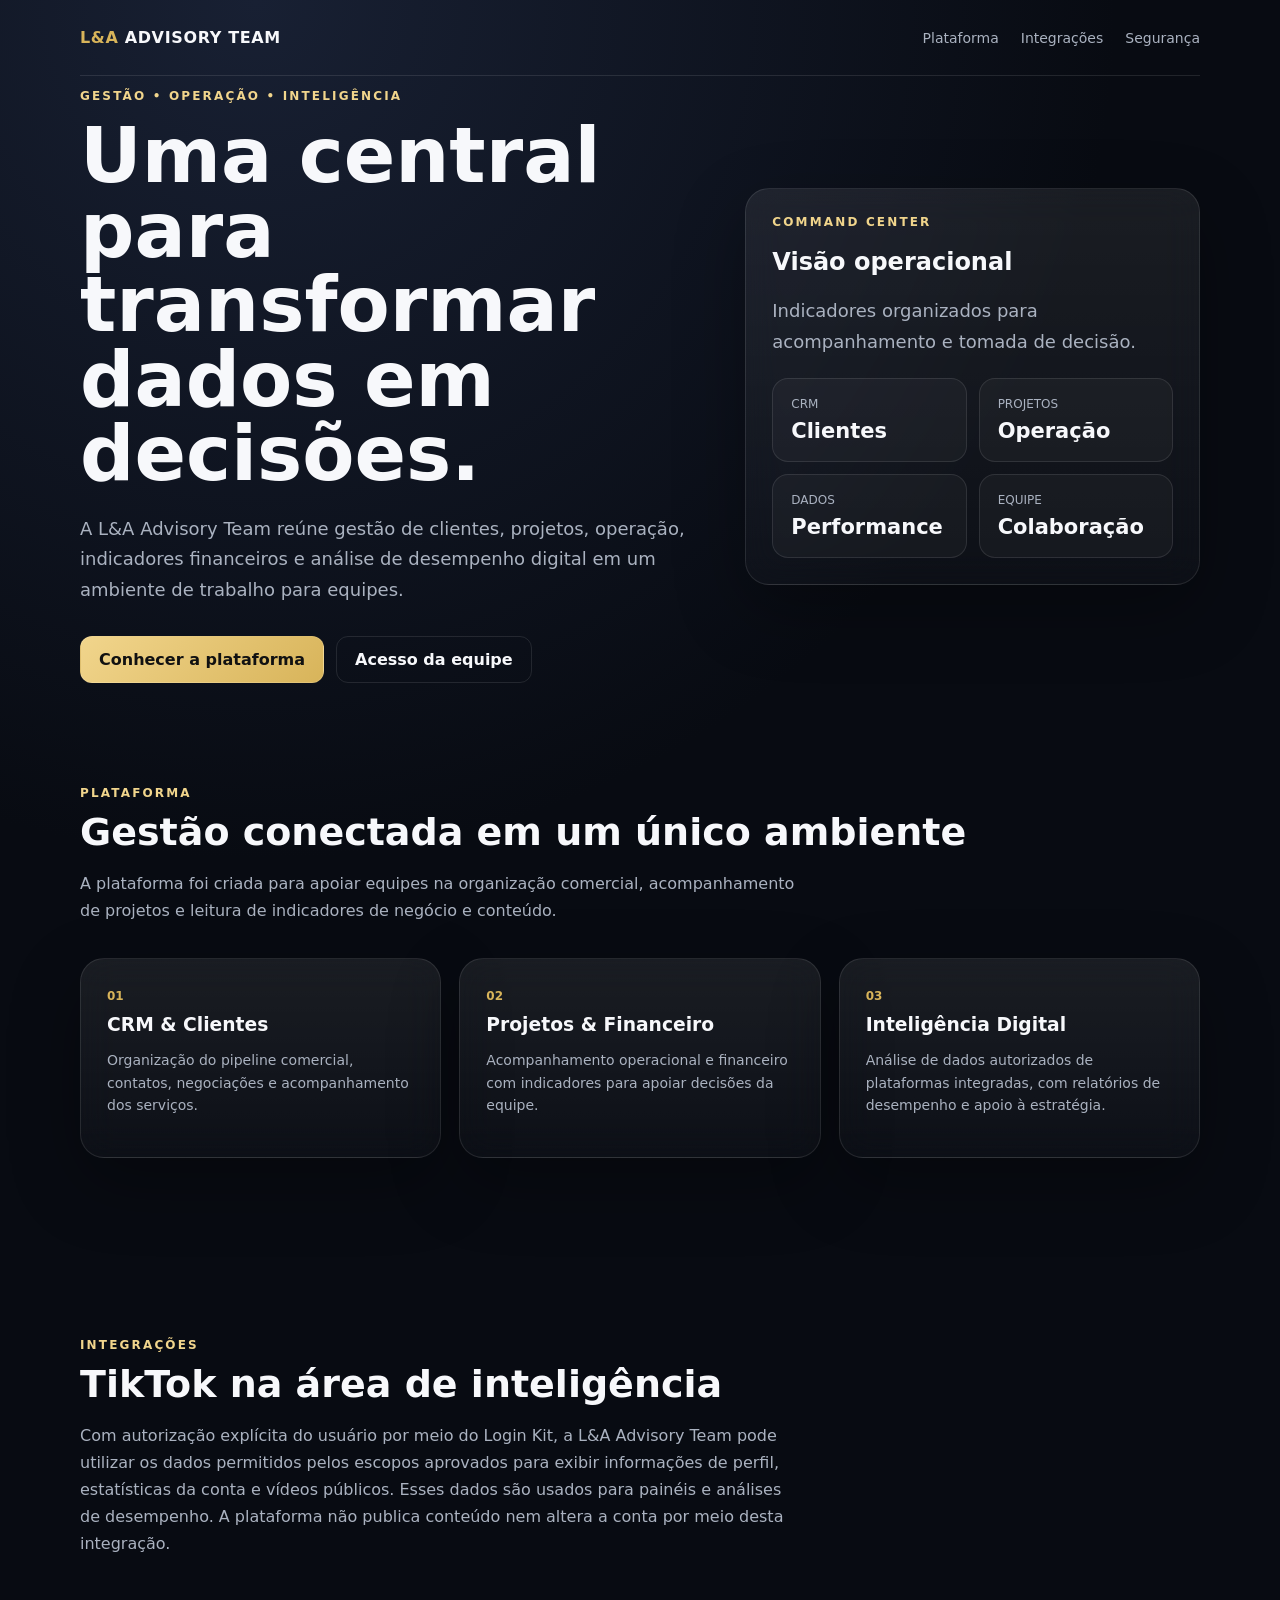
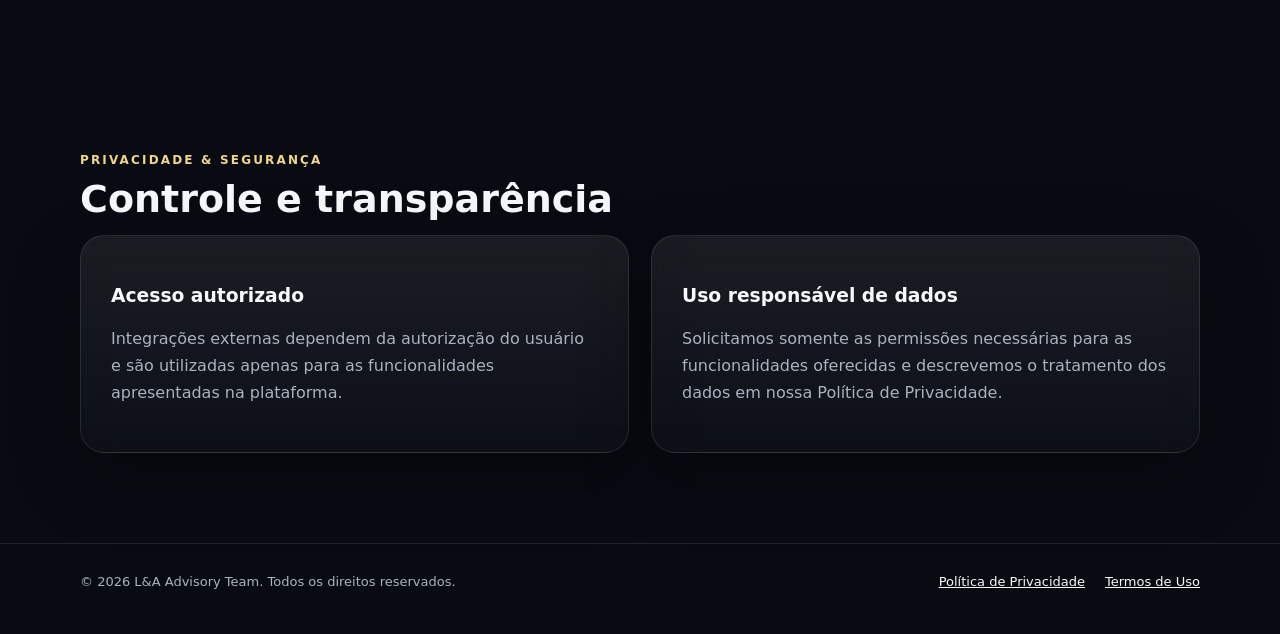
<file: public/index.html>
<!doctype html>
<html lang="pt-BR">
<head>
<meta charset="UTF-8"><meta name="viewport" content="width=device-width,initial-scale=1"><meta name="theme-color" content="#080b12">
<title>L&A Advisory Team | Gestão e Inteligência Digital</title>
<meta name="description" content="Plataforma L&A Advisory Team para gestão de clientes, projetos, operação e análise de desempenho digital.">
<style>
:root{--bg:#080b12;--panel:#101621;--gold:#d8b45a;--gold2:#f1d58c;--text:#f7f8fb;--muted:#aab2c0;--line:rgba(255,255,255,.10)}*{box-sizing:border-box}body{margin:0;font-family:Inter,system-ui,-apple-system,Segoe UI,sans-serif;background:radial-gradient(circle at 20% 0,#182033 0,transparent 35%),var(--bg);color:var(--text)}a{color:inherit}.wrap{width:min(1120px,92%);margin:auto}.top{height:76px;display:flex;align-items:center;justify-content:space-between;border-bottom:1px solid var(--line)}.brand{font-weight:800;letter-spacing:.04em}.brand b{color:var(--gold)}.nav{display:flex;gap:22px;font-size:14px;color:var(--muted)}.nav a{text-decoration:none}.hero{min-height:620px;display:grid;grid-template-columns:1.15fr .85fr;gap:50px;align-items:center}.tag{color:var(--gold2);font-size:12px;font-weight:800;letter-spacing:.18em}.hero h1{font-size:clamp(42px,6vw,76px);line-height:.98;margin:16px 0 22px;max-width:800px}.hero p{color:var(--muted);font-size:18px;line-height:1.7;max-width:680px}.actions{display:flex;gap:12px;margin-top:30px;flex-wrap:wrap}.btn{padding:13px 18px;border-radius:12px;text-decoration:none;font-weight:750;border:1px solid var(--line)}.btn.gold{background:linear-gradient(135deg,var(--gold2),var(--gold));color:#111}.glass{background:linear-gradient(180deg,rgba(255,255,255,.075),rgba(255,255,255,.025));border:1px solid var(--line);border-radius:24px;box-shadow:0 25px 70px rgba(0,0,0,.3);backdrop-filter:blur(18px)}.preview{padding:26px}.preview .mini{display:grid;grid-template-columns:repeat(2,1fr);gap:12px;margin-top:20px}.metric{padding:18px;background:rgba(255,255,255,.035);border:1px solid var(--line);border-radius:16px}.metric span{display:block;color:var(--muted);font-size:12px}.metric strong{display:block;margin-top:8px;font-size:21px}.section{padding:90px 0}.section h2{font-size:38px;margin:10px 0 14px}.section>p,.section .lead{color:var(--muted);line-height:1.7;max-width:720px}.grid{display:grid;grid-template-columns:repeat(3,1fr);gap:18px;margin-top:34px}.card{padding:26px}.card h3{margin:10px 0}.card p{color:var(--muted);line-height:1.6;font-size:14px}.num{color:var(--gold);font-size:12px;font-weight:800}.security{display:grid;grid-template-columns:1fr 1fr;gap:22px}.security .glass{padding:30px}footer{border-top:1px solid var(--line);padding:30px 0 45px;color:var(--muted);font-size:13px}.foot{display:flex;justify-content:space-between;gap:20px;flex-wrap:wrap}.footlinks{display:flex;gap:20px}.footlinks a{color:var(--text)}@media(max-width:800px){.nav{display:none}.hero{grid-template-columns:1fr;min-height:auto;padding:80px 0}.grid,.security{grid-template-columns:1fr}.section{padding:65px 0}.preview{margin-bottom:35px}}
</style>
</head>
<body>
<header class="wrap top"><div class="brand"><b>L&A</b> ADVISORY TEAM</div><nav class="nav"><a href="#plataforma">Plataforma</a><a href="#tiktok">Integrações</a><a href="#seguranca">Segurança</a></nav></header>
<main>
<section class="wrap hero"><div><div class="tag">GESTÃO • OPERAÇÃO • INTELIGÊNCIA</div><h1>Uma central para transformar dados em decisões.</h1><p>A L&A Advisory Team reúne gestão de clientes, projetos, operação, indicadores financeiros e análise de desempenho digital em um ambiente de trabalho para equipes.</p><div class="actions"><a class="btn gold" href="#plataforma">Conhecer a plataforma</a><a class="btn" href="../index.html">Acesso da equipe</a></div></div><aside class="preview glass"><div class="tag">COMMAND CENTER</div><h2>Visão operacional</h2><p style="color:var(--muted)">Indicadores organizados para acompanhamento e tomada de decisão.</p><div class="mini"><div class="metric"><span>CRM</span><strong>Clientes</strong></div><div class="metric"><span>PROJETOS</span><strong>Operação</strong></div><div class="metric"><span>DADOS</span><strong>Performance</strong></div><div class="metric"><span>EQUIPE</span><strong>Colaboração</strong></div></div></aside></section>
<section class="wrap section" id="plataforma"><div class="tag">PLATAFORMA</div><h2>Gestão conectada em um único ambiente</h2><p class="lead">A plataforma foi criada para apoiar equipes na organização comercial, acompanhamento de projetos e leitura de indicadores de negócio e conteúdo.</p><div class="grid"><article class="card glass"><span class="num">01</span><h3>CRM & Clientes</h3><p>Organização do pipeline comercial, contatos, negociações e acompanhamento dos serviços.</p></article><article class="card glass"><span class="num">02</span><h3>Projetos & Financeiro</h3><p>Acompanhamento operacional e financeiro com indicadores para apoiar decisões da equipe.</p></article><article class="card glass"><span class="num">03</span><h3>Inteligência Digital</h3><p>Análise de dados autorizados de plataformas integradas, com relatórios de desempenho e apoio à estratégia.</p></article></div></section>
<section class="wrap section" id="tiktok"><div class="tag">INTEGRAÇÕES</div><h2>TikTok na área de inteligência</h2><p class="lead">Com autorização explícita do usuário por meio do Login Kit, a L&A Advisory Team pode utilizar os dados permitidos pelos escopos aprovados para exibir informações de perfil, estatísticas da conta e vídeos públicos. Esses dados são usados para painéis e análises de desempenho. A plataforma não publica conteúdo nem altera a conta por meio desta integração.</p></section>
<section class="wrap section" id="seguranca"><div class="tag">PRIVACIDADE & SEGURANÇA</div><h2>Controle e transparência</h2><div class="security"><article class="glass"><h3>Acesso autorizado</h3><p class="lead">Integrações externas dependem da autorização do usuário e são utilizadas apenas para as funcionalidades apresentadas na plataforma.</p></article><article class="glass"><h3>Uso responsável de dados</h3><p class="lead">Solicitamos somente as permissões necessárias para as funcionalidades oferecidas e descrevemos o tratamento dos dados em nossa Política de Privacidade.</p></article></div></section>
</main>
<footer><div class="wrap foot"><span>© 2026 L&A Advisory Team. Todos os direitos reservados.</span><div class="footlinks"><a href="../privacy.html">Política de Privacidade</a><a href="../terms.html">Termos de Uso</a></div></div></footer>
</body></html>
</file>
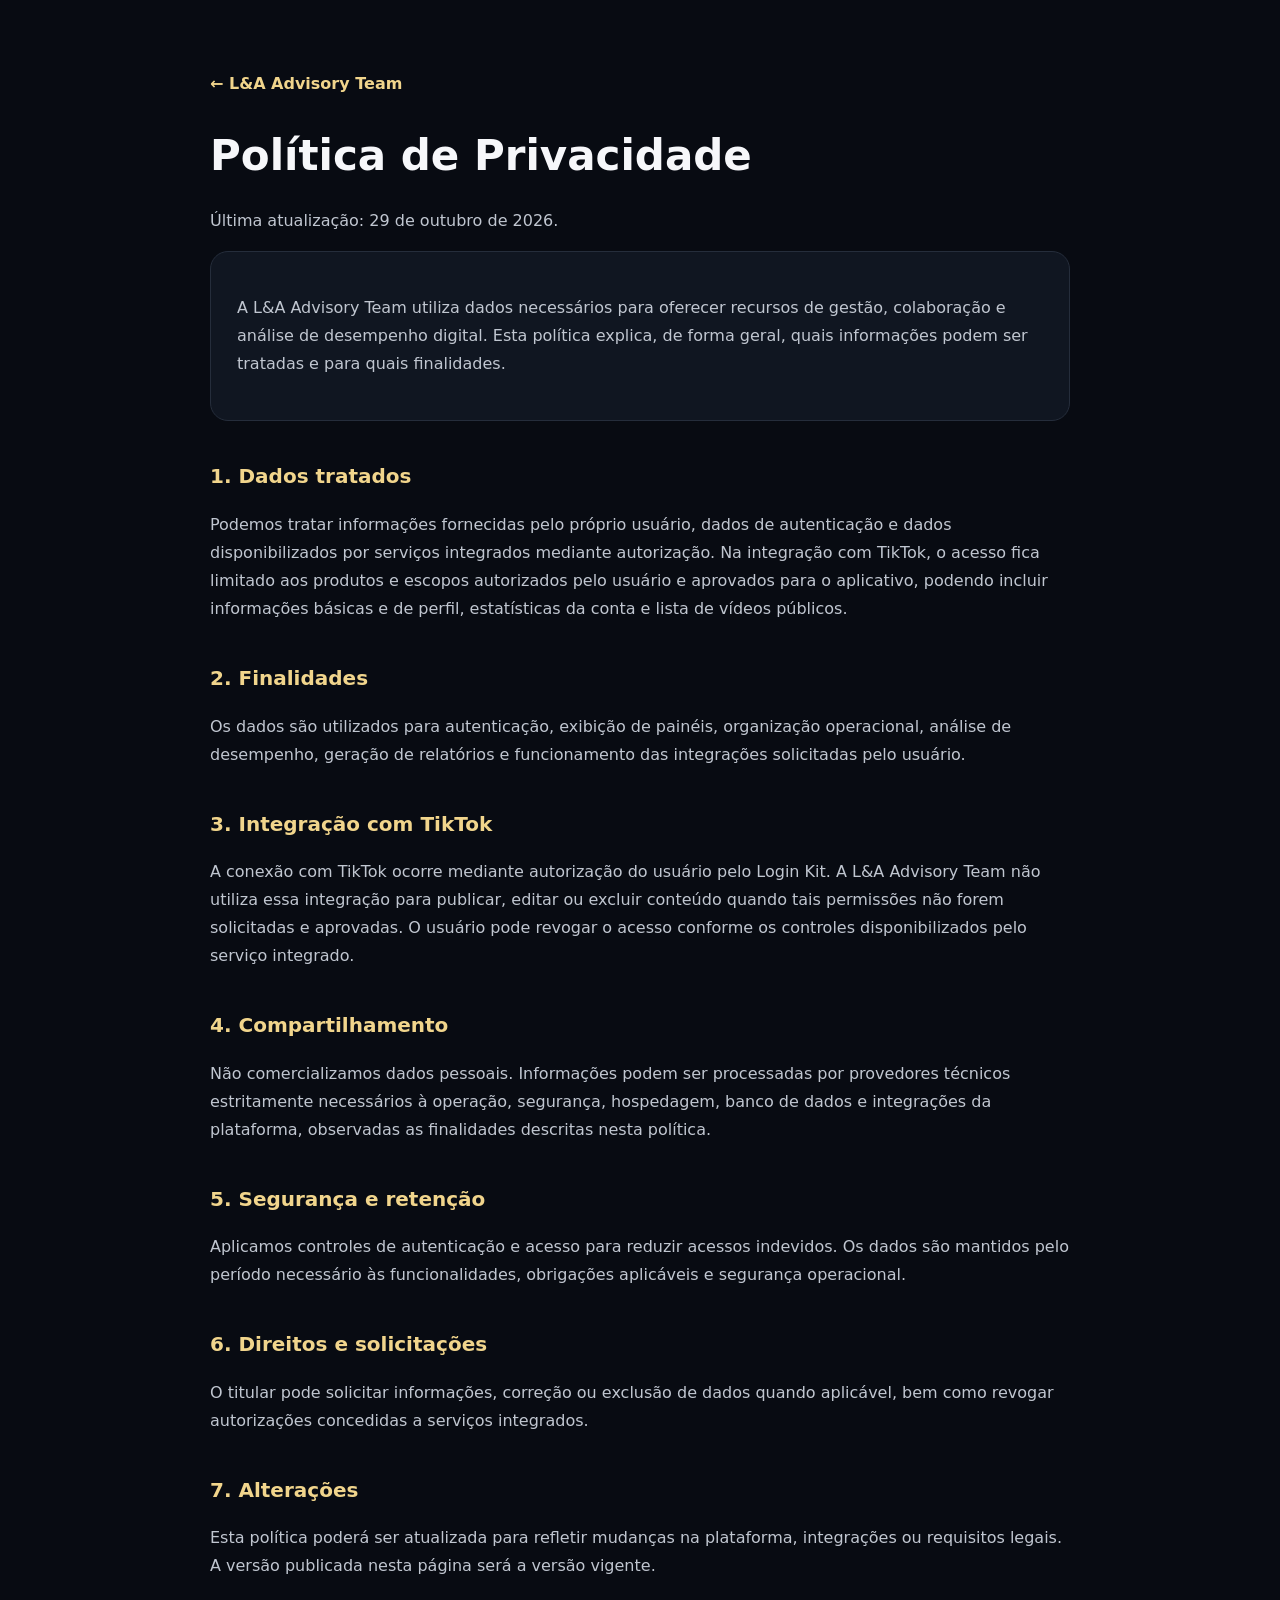
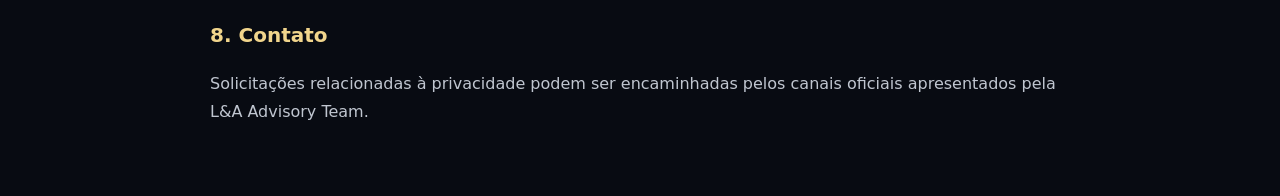
<file: privacy.html>
<!doctype html><html lang="pt-BR"><head><meta charset="UTF-8"><meta name="viewport" content="width=device-width,initial-scale=1"><title>Política de Privacidade | L&A Advisory Team</title><style>body{margin:0;background:#080b12;color:#f6f7fa;font:16px/1.75 system-ui,-apple-system,Segoe UI,sans-serif}main{width:min(860px,90%);margin:70px auto}a{color:#f1d58c}h1{font-size:42px;line-height:1.1}h2{margin-top:38px;color:#f1d58c;font-size:20px}p,li{color:#c0c6d0}.box{padding:26px;border:1px solid #252d3b;border-radius:18px;background:#101621}.top{margin-bottom:35px}.back{text-decoration:none;font-weight:700}</style></head><body><main><div class="top"><a class="back" href="public/index.html">← L&A Advisory Team</a></div><h1>Política de Privacidade</h1><p>Última atualização: 29 de outubro de 2026.</p><div class="box"><p>A L&A Advisory Team utiliza dados necessários para oferecer recursos de gestão, colaboração e análise de desempenho digital. Esta política explica, de forma geral, quais informações podem ser tratadas e para quais finalidades.</p></div><h2>1. Dados tratados</h2><p>Podemos tratar informações fornecidas pelo próprio usuário, dados de autenticação e dados disponibilizados por serviços integrados mediante autorização. Na integração com TikTok, o acesso fica limitado aos produtos e escopos autorizados pelo usuário e aprovados para o aplicativo, podendo incluir informações básicas e de perfil, estatísticas da conta e lista de vídeos públicos.</p><h2>2. Finalidades</h2><p>Os dados são utilizados para autenticação, exibição de painéis, organização operacional, análise de desempenho, geração de relatórios e funcionamento das integrações solicitadas pelo usuário.</p><h2>3. Integração com TikTok</h2><p>A conexão com TikTok ocorre mediante autorização do usuário pelo Login Kit. A L&A Advisory Team não utiliza essa integração para publicar, editar ou excluir conteúdo quando tais permissões não forem solicitadas e aprovadas. O usuário pode revogar o acesso conforme os controles disponibilizados pelo serviço integrado.</p><h2>4. Compartilhamento</h2><p>Não comercializamos dados pessoais. Informações podem ser processadas por provedores técnicos estritamente necessários à operação, segurança, hospedagem, banco de dados e integrações da plataforma, observadas as finalidades descritas nesta política.</p><h2>5. Segurança e retenção</h2><p>Aplicamos controles de autenticação e acesso para reduzir acessos indevidos. Os dados são mantidos pelo período necessário às funcionalidades, obrigações aplicáveis e segurança operacional.</p><h2>6. Direitos e solicitações</h2><p>O titular pode solicitar informações, correção ou exclusão de dados quando aplicável, bem como revogar autorizações concedidas a serviços integrados.</p><h2>7. Alterações</h2><p>Esta política poderá ser atualizada para refletir mudanças na plataforma, integrações ou requisitos legais. A versão publicada nesta página será a versão vigente.</p><h2>8. Contato</h2><p>Solicitações relacionadas à privacidade podem ser encaminhadas pelos canais oficiais apresentados pela L&A Advisory Team.</p></main></body></html>
</file>
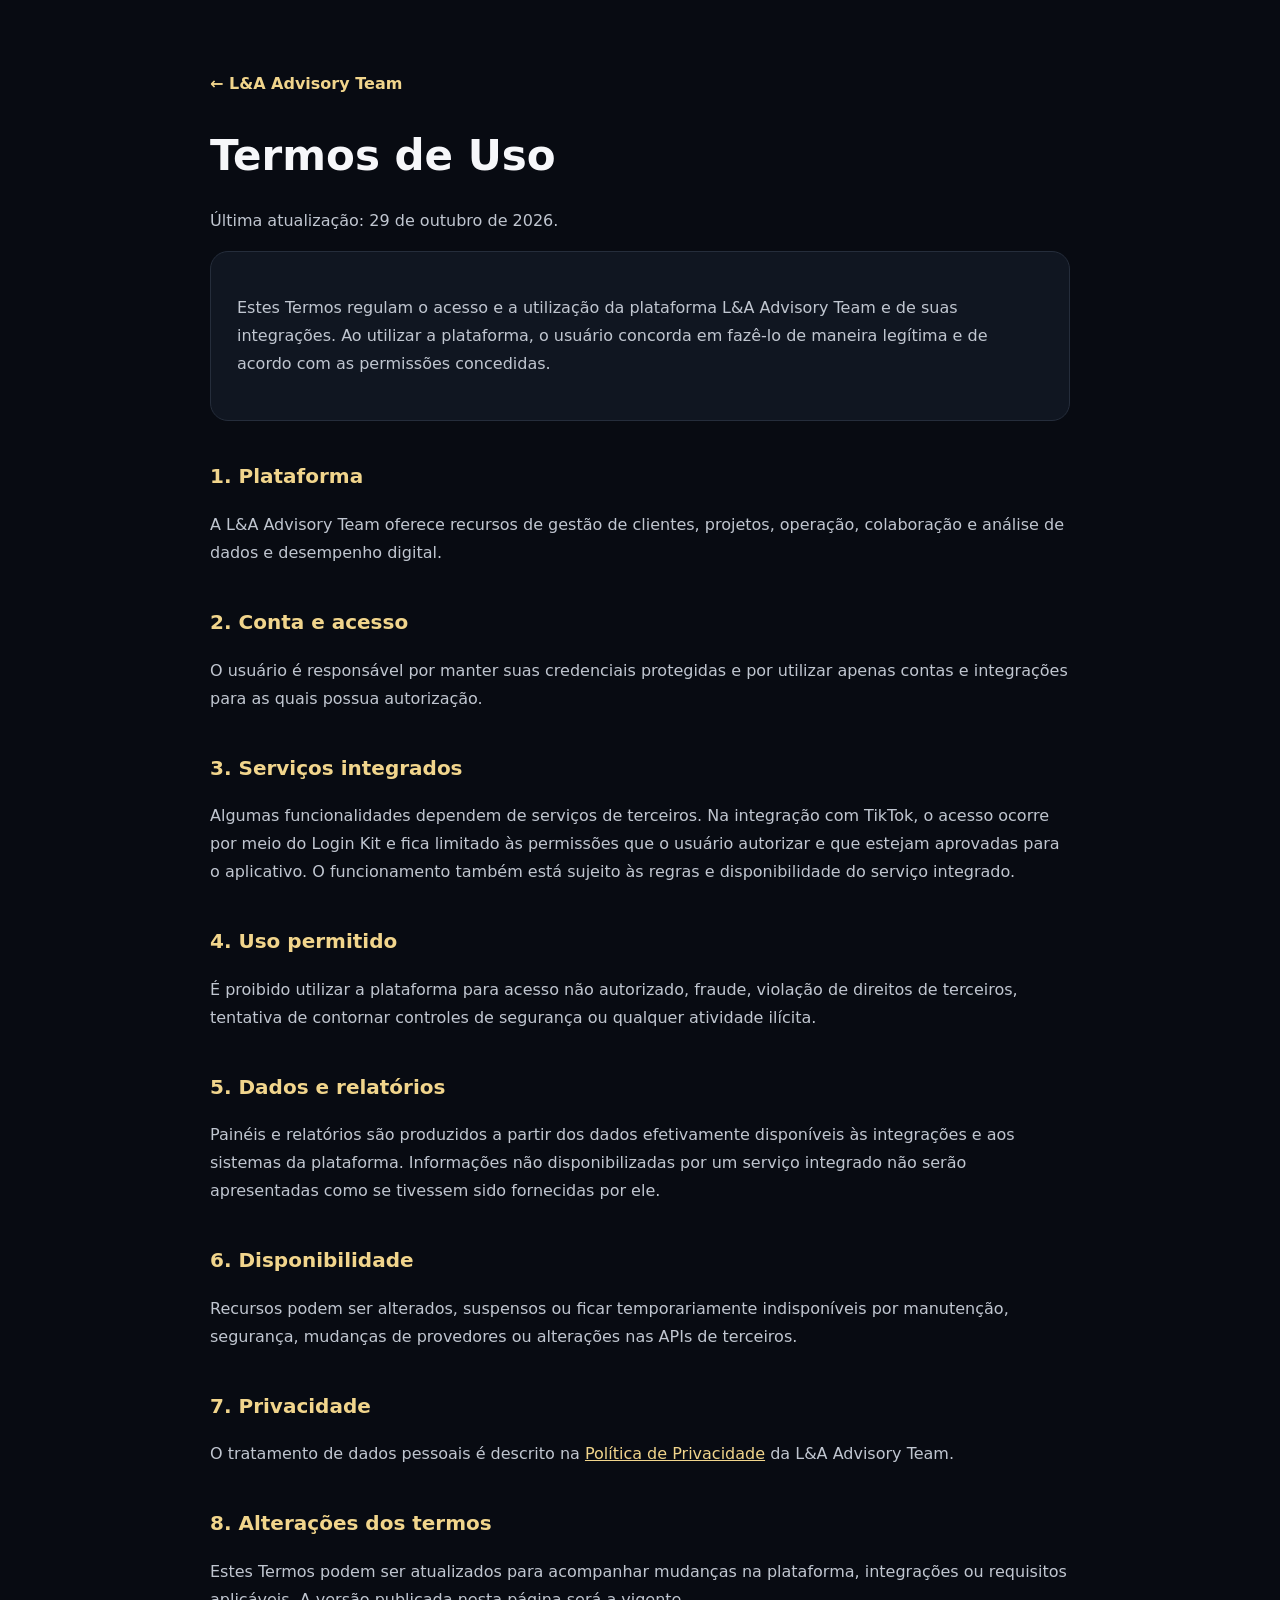
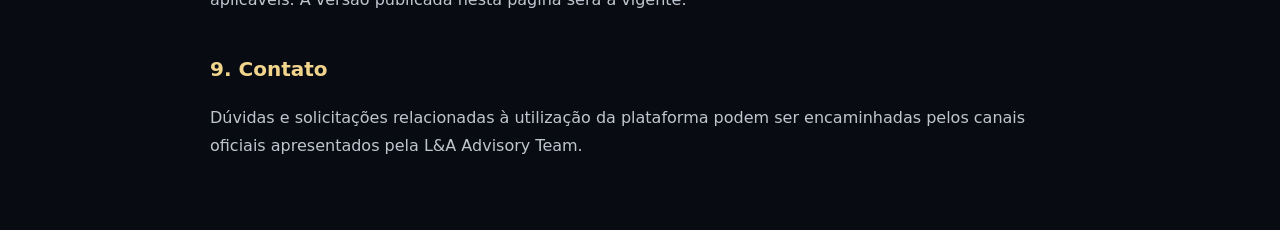
<file: terms.html>
<!doctype html><html lang="pt-BR"><head><meta charset="UTF-8"><meta name="viewport" content="width=device-width,initial-scale=1"><title>Termos de Uso | L&A Advisory Team</title><style>body{margin:0;background:#080b12;color:#f6f7fa;font:16px/1.75 system-ui,-apple-system,Segoe UI,sans-serif}main{width:min(860px,90%);margin:70px auto}a{color:#f1d58c}h1{font-size:42px;line-height:1.1}h2{margin-top:38px;color:#f1d58c;font-size:20px}p,li{color:#c0c6d0}.box{padding:26px;border:1px solid #252d3b;border-radius:18px;background:#101621}.top{margin-bottom:35px}.back{text-decoration:none;font-weight:700}</style></head><body><main><div class="top"><a class="back" href="public/index.html">← L&A Advisory Team</a></div><h1>Termos de Uso</h1><p>Última atualização: 29 de outubro de 2026.</p><div class="box"><p>Estes Termos regulam o acesso e a utilização da plataforma L&A Advisory Team e de suas integrações. Ao utilizar a plataforma, o usuário concorda em fazê-lo de maneira legítima e de acordo com as permissões concedidas.</p></div><h2>1. Plataforma</h2><p>A L&A Advisory Team oferece recursos de gestão de clientes, projetos, operação, colaboração e análise de dados e desempenho digital.</p><h2>2. Conta e acesso</h2><p>O usuário é responsável por manter suas credenciais protegidas e por utilizar apenas contas e integrações para as quais possua autorização.</p><h2>3. Serviços integrados</h2><p>Algumas funcionalidades dependem de serviços de terceiros. Na integração com TikTok, o acesso ocorre por meio do Login Kit e fica limitado às permissões que o usuário autorizar e que estejam aprovadas para o aplicativo. O funcionamento também está sujeito às regras e disponibilidade do serviço integrado.</p><h2>4. Uso permitido</h2><p>É proibido utilizar a plataforma para acesso não autorizado, fraude, violação de direitos de terceiros, tentativa de contornar controles de segurança ou qualquer atividade ilícita.</p><h2>5. Dados e relatórios</h2><p>Painéis e relatórios são produzidos a partir dos dados efetivamente disponíveis às integrações e aos sistemas da plataforma. Informações não disponibilizadas por um serviço integrado não serão apresentadas como se tivessem sido fornecidas por ele.</p><h2>6. Disponibilidade</h2><p>Recursos podem ser alterados, suspensos ou ficar temporariamente indisponíveis por manutenção, segurança, mudanças de provedores ou alterações nas APIs de terceiros.</p><h2>7. Privacidade</h2><p>O tratamento de dados pessoais é descrito na <a href="privacy.html">Política de Privacidade</a> da L&A Advisory Team.</p><h2>8. Alterações dos termos</h2><p>Estes Termos podem ser atualizados para acompanhar mudanças na plataforma, integrações ou requisitos aplicáveis. A versão publicada nesta página será a vigente.</p><h2>9. Contato</h2><p>Dúvidas e solicitações relacionadas à utilização da plataforma podem ser encaminhadas pelos canais oficiais apresentados pela L&A Advisory Team.</p></main></body></html>
</file>
